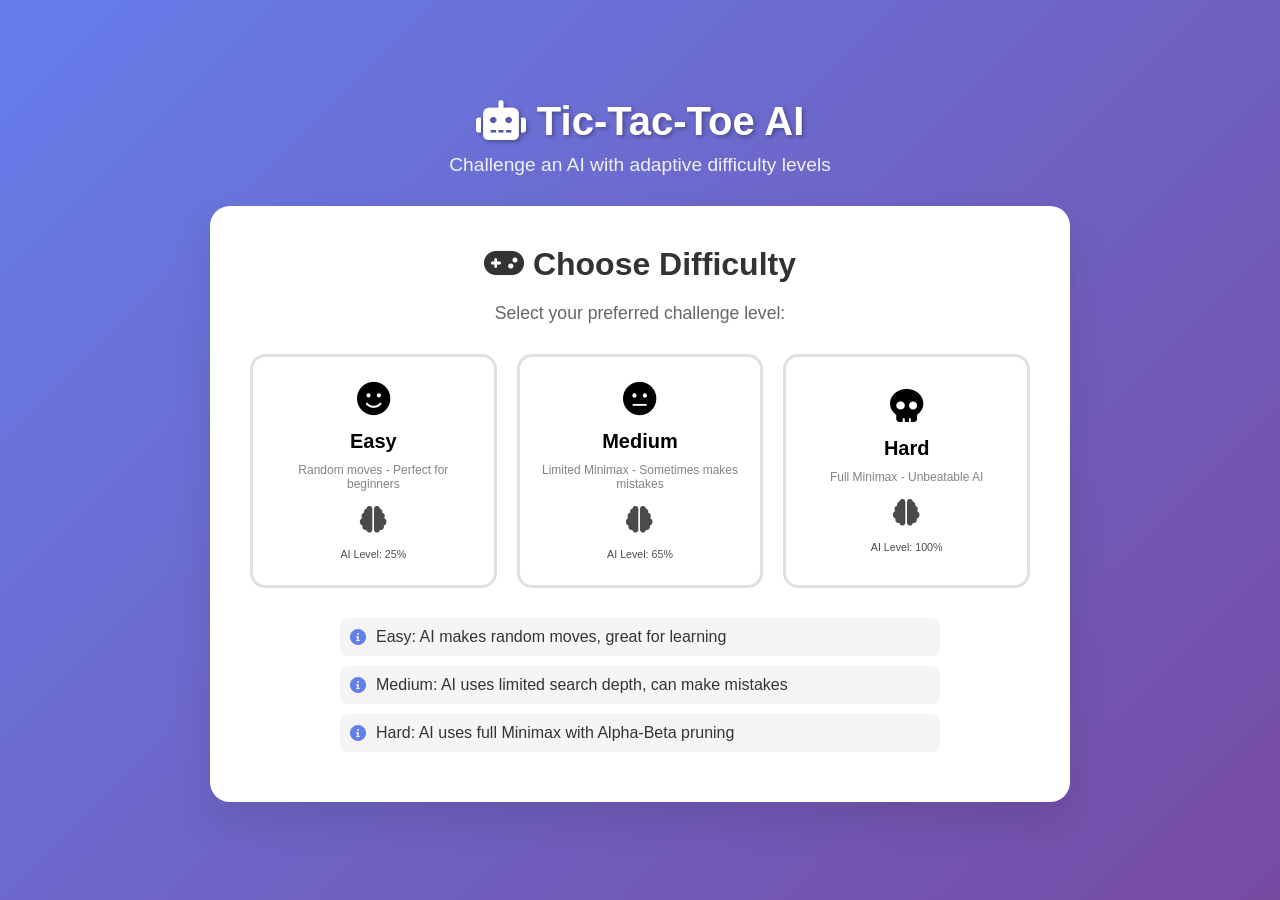
<file: web/index.html>
<!DOCTYPE html>
<html lang="en">
<head>
    <meta charset="UTF-8">
    <meta name="viewport" content="width=device-width, initial-scale=1.0">
    <title>Tic-Tac-Toe AI - Adaptive Difficulty</title>
    <link rel="stylesheet" href="style.css">
    <link href="https://cdnjs.cloudflare.com/ajax/libs/font-awesome/6.0.0/css/all.min.css" rel="stylesheet">
</head>
<body>
    <div class="container">
        <header>
            <h1><i class="fas fa-robot"></i> Tic-Tac-Toe AI</h1>
            <p>Challenge an AI with adaptive difficulty levels</p>
        </header>

        <!-- Difficulty Selection Screen -->
        <div id="difficultyScreen" class="screen active">
            <div class="difficulty-card">
                <h2><i class="fas fa-gamepad"></i> Choose Difficulty</h2>
                <p>Select your preferred challenge level:</p>
                
                <div class="difficulty-options">
                    <button class="difficulty-btn easy" data-level="easy">
                        <i class="fas fa-smile"></i>
                        <h3>Easy</h3>
                        <p>Random moves - Perfect for beginners</p>
                        <div class="ai-thinking">
                            <i class="fas fa-brain"></i> AI Level: 25%
                        </div>
                    </button>
                    
                    <button class="difficulty-btn medium" data-level="medium">
                        <i class="fas fa-meh"></i>
                        <h3>Medium</h3>
                        <p>Limited Minimax - Sometimes makes mistakes</p>
                        <div class="ai-thinking">
                            <i class="fas fa-brain"></i> AI Level: 65%
                        </div>
                    </button>
                    
                    <button class="difficulty-btn hard" data-level="hard">
                        <i class="fas fa-skull"></i>
                        <h3>Hard</h3>
                        <p>Full Minimax - Unbeatable AI</p>
                        <div class="ai-thinking">
                            <i class="fas fa-brain"></i> AI Level: 100%
                        </div>
                    </button>
                </div>
                
                <div class="difficulty-info">
                    <div class="info-item">
                        <i class="fas fa-info-circle"></i>
                        <span>Easy: AI makes random moves, great for learning</span>
                    </div>
                    <div class="info-item">
                        <i class="fas fa-info-circle"></i>
                        <span>Medium: AI uses limited search depth, can make mistakes</span>
                    </div>
                    <div class="info-item">
                        <i class="fas fa-info-circle"></i>
                        <span>Hard: AI uses full Minimax with Alpha-Beta pruning</span>
                    </div>
                </div>
            </div>
        </div>

        <!-- Game Screen -->
        <div id="gameScreen" class="screen">
            <div class="game-header">
                <div class="game-info">
                    <div class="current-difficulty">
                        <i class="fas fa-sliders-h"></i>
                        <span id="currentDifficulty">Medium</span>
                    </div>
                    <div class="score-board">
                        <div class="score-item">
                            <i class="fas fa-user"></i>
                            <span>You: <span id="playerScore">0</span></span>
                        </div>
                        <div class="score-item">
                            <i class="fas fa-robot"></i>
                            <span>AI: <span id="aiScore">0</span></span>
                        </div>
                        <div class="score-item">
                            <i class="fas fa-handshake"></i>
                            <span>Draws: <span id="drawScore">0</span></span>
                        </div>
                    </div>
                </div>
                <button id="backToMenu" class="back-btn">
                    <i class="fas fa-arrow-left"></i> Back to Menu
                </button>
            </div>

            <div class="game-container">
                <div class="turn-indicator">
                    <div id="playerTurn" class="turn-item active">
                        <i class="fas fa-user"></i>
                        <span>Your Turn (X)</span>
                    </div>
                    <div id="aiTurn" class="turn-item">
                        <i class="fas fa-robot"></i>
                        <span>AI Thinking (O)</span>
                    </div>
                </div>

                <div class="board-container">
                    <div id="gameBoard" class="game-board">
                        <div class="cell" data-row="0" data-col="0">
                            <span class="cell-content"></span>
                        </div>
                        <div class="cell" data-row="0" data-col="1">
                            <span class="cell-content"></span>
                        </div>
                        <div class="cell" data-row="0" data-col="2">
                            <span class="cell-content"></span>
                        </div>
                        <div class="cell" data-row="1" data-col="0">
                            <span class="cell-content"></span>
                        </div>
                        <div class="cell" data-row="1" data-col="1">
                            <span class="cell-content"></span>
                        </div>
                        <div class="cell" data-row="1" data-col="2">
                            <span class="cell-content"></span>
                        </div>
                        <div class="cell" data-row="2" data-col="0">
                            <span class="cell-content"></span>
                        </div>
                        <div class="cell" data-row="2" data-col="1">
                            <span class="cell-content"></span>
                        </div>
                        <div class="cell" data-row="2" data-col="2">
                            <span class="cell-content"></span>
                        </div>
                    </div>
                </div>

                <div class="game-controls">
                    <button id="newGame" class="control-btn">
                        <i class="fas fa-redo"></i> New Game
                    </button>
                    <button id="resetScores" class="control-btn">
                        <i class="fas fa-trash"></i> Reset Scores
                    </button>
                </div>
            </div>
        </div>

        <!-- Game Over Modal -->
        <div id="gameOverModal" class="modal">
            <div class="modal-content">
                <div class="modal-header">
                    <i id="resultIcon" class="fas fa-trophy"></i>
                    <h2 id="resultTitle">Game Over!</h2>
                </div>
                <div class="modal-body">
                    <p id="resultMessage">Great game!</p>
                    <div class="result-stats">
                        <div class="stat-item">
                            <i class="fas fa-chart-line"></i>
                            <span>AI Thinking Time: <span id="thinkingTime">0ms</span></span>
                        </div>
                        <div class="stat-item">
                            <i class="fas fa-search"></i>
                            <span>Search Depth: <span id="searchDepth">0</span></span>
                        </div>
                    </div>
                </div>
                <div class="modal-footer">
                    <button id="playAgain" class="btn primary">
                        <i class="fas fa-play"></i> Play Again
                    </button>
                    <button id="changeDifficulty" class="btn secondary">
                        <i class="fas fa-sliders-h"></i> Change Difficulty
                    </button>
                </div>
            </div>
        </div>

        <!-- AI Thinking Indicator -->
        <div id="aiThinking" class="ai-thinking-indicator">
            <div class="thinking-content">
                <i class="fas fa-brain thinking-icon"></i>
                <span>AI is thinking...</span>
                <div class="thinking-dots">
                    <span>.</span><span>.</span><span>.</span>
                </div>
            </div>
        </div>
    </div>

    <script src="game.js"></script>
</body>
</html>
</file>
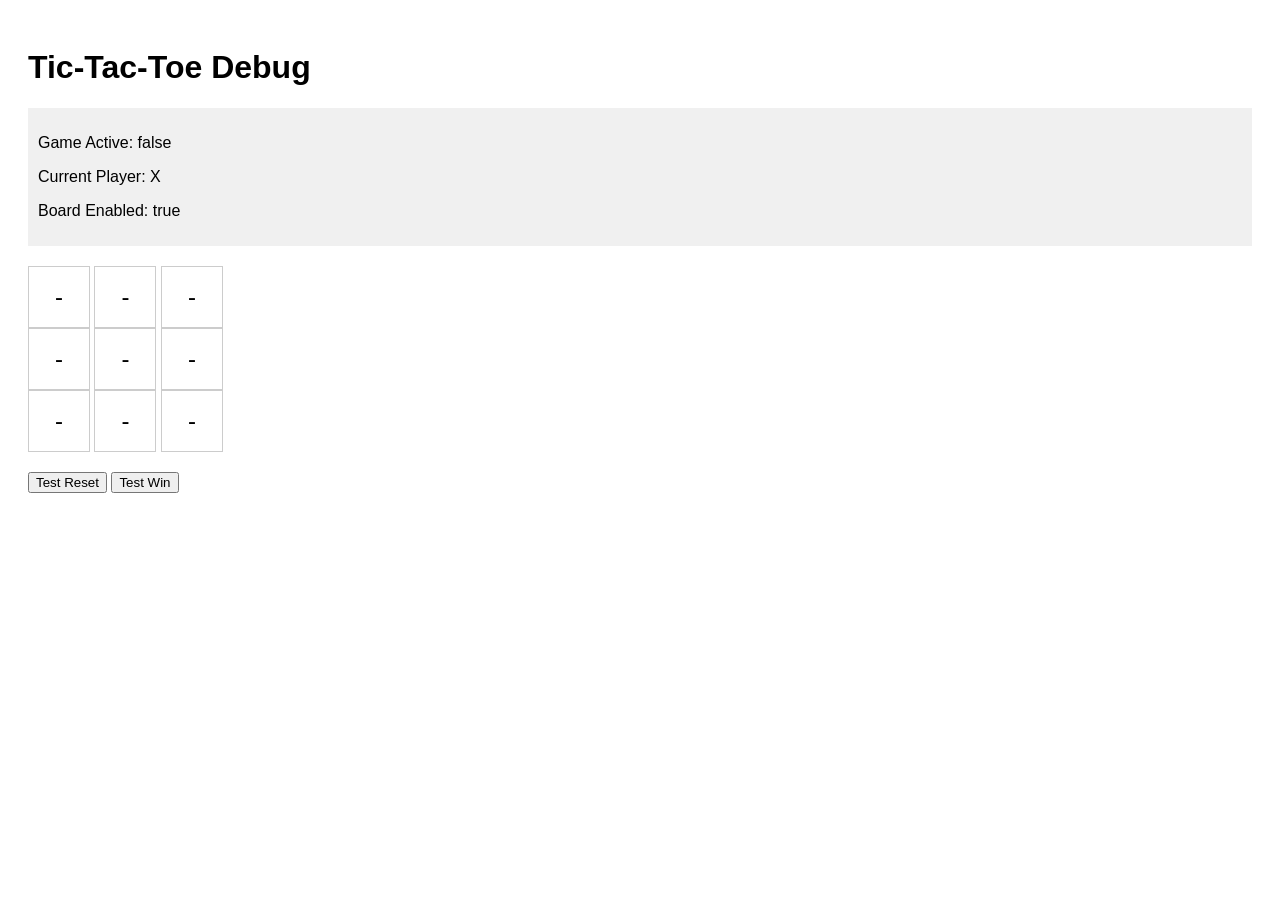
<file: web/debug.html>
<!DOCTYPE html>
<html>
<head>
    <title>Debug Tic-Tac-Toe</title>
    <style>
        body { font-family: Arial, sans-serif; padding: 20px; }
        .debug-info { background: #f0f0f0; padding: 10px; margin: 10px 0; }
        .cell { width: 60px; height: 60px; border: 1px solid #ccc; display: inline-block; text-align: center; line-height: 60px; font-size: 24px; cursor: pointer; }
        .board { margin: 20px 0; }
    </style>
</head>
<body>
    <h1>Tic-Tac-Toe Debug</h1>
    <div id="debugInfo" class="debug-info">
        <p>Game Active: <span id="gameActive">false</span></p>
        <p>Current Player: <span id="currentPlayer">-</span></p>
        <p>Board Enabled: <span id="boardEnabled">false</span></p>
    </div>
    
    <div class="board" id="board">
        <div class="cell" data-row="0" data-col="0">-</div>
        <div class="cell" data-row="0" data-col="1">-</div>
        <div class="cell" data-row="0" data-col="2">-</div><br>
        <div class="cell" data-row="1" data-col="0">-</div>
        <div class="cell" data-row="1" data-col="1">-</div>
        <div class="cell" data-row="1" data-col="2">-</div><br>
        <div class="cell" data-row="2" data-col="0">-</div>
        <div class="cell" data-row="2" data-col="1">-</div>
        <div class="cell" data-row="2" data-col="2">-</div>
    </div>
    
    <button onclick="testReset()">Test Reset</button>
    <button onclick="testWin()">Test Win</button>
    
    <script>
        // Simplified game state for debugging
        let gameState = {
            gameActive: false,
            currentPlayer: 'X',
            board: Array(3).fill().map(() => Array(3).fill(''))
        };
        
        function updateDebugInfo() {
            document.getElementById('gameActive').textContent = gameState.gameActive;
            document.getElementById('currentPlayer').textContent = gameState.currentPlayer;
            document.getElementById('boardEnabled').textContent = 'true'; // Simplified
        }
        
        function testReset() {
            console.log('Testing reset...');
            gameState.gameActive = true;
            gameState.currentPlayer = 'X';
            gameState.board = Array(3).fill().map(() => Array(3).fill(''));
            
            // Update visual board
            document.querySelectorAll('.cell').forEach(cell => {
                cell.textContent = '-';
                cell.style.backgroundColor = 'white';
            });
            
            updateDebugInfo();
            console.log('Reset complete:', gameState);
        }
        
        function testWin() {
            console.log('Testing win scenario...');
            gameState.gameActive = false;
            
            // Simulate a win
            document.querySelector('[data-row="0"][data-col="0"]').textContent = 'X';
            document.querySelector('[data-row="0"][data-col="1"]').textContent = 'X';
            document.querySelector('[data-row="0"][data-col="2"]').textContent = 'X';
            
            // Highlight winning cells
            document.querySelector('[data-row="0"][data-col="0"]').style.backgroundColor = 'gold';
            document.querySelector('[data-row="0"][data-col="1"]').style.backgroundColor = 'gold';
            document.querySelector('[data-row="0"][data-col="2"]').style.backgroundColor = 'gold';
            
            updateDebugInfo();
            console.log('Win scenario set:', gameState);
        }
        
        // Add click handlers to cells
        document.querySelectorAll('.cell').forEach(cell => {
            cell.addEventListener('click', function() {
                if (!gameState.gameActive || gameState.currentPlayer !== 'X') {
                    console.log('Cannot click - game not active or not player turn');
                    return;
                }
                
                const row = parseInt(this.dataset.row);
                const col = parseInt(this.dataset.col);
                
                if (gameState.board[row][col] !== '') {
                    console.log('Cell already occupied');
                    return;
                }
                
                console.log(`Player clicks: (${row}, ${col})`);
                gameState.board[row][col] = 'X';
                this.textContent = 'X';
                this.style.backgroundColor = '#e8f5e8';
                
                updateDebugInfo();
            });
        });
        
        // Initialize
        updateDebugInfo();
    </script>
</body>
</html>
</file>
<file: web/style.css>
/* Modern Tic-Tac-Toe Web Game Styles */

* {
    margin: 0;
    padding: 0;
    box-sizing: border-box;
}

body {
    font-family: 'Segoe UI', Tahoma, Geneva, Verdana, sans-serif;
    background: linear-gradient(135deg, #667eea 0%, #764ba2 100%);
    min-height: 100vh;
    display: flex;
    justify-content: center;
    align-items: center;
    color: #333;
}

.container {
    width: 100%;
    max-width: 900px;
    padding: 20px;
}

header {
    text-align: center;
    margin-bottom: 30px;
    color: white;
}

header h1 {
    font-size: 2.5em;
    margin-bottom: 10px;
    text-shadow: 2px 2px 4px rgba(0,0,0,0.3);
}

header p {
    font-size: 1.2em;
    opacity: 0.9;
}

/* Screen Management */
.screen {
    display: none;
    animation: fadeIn 0.5s ease-in-out;
}

.screen.active {
    display: block;
}

@keyframes fadeIn {
    from { opacity: 0; transform: translateY(20px); }
    to { opacity: 1; transform: translateY(0); }
}

/* Difficulty Selection Screen */
.difficulty-card {
    background: white;
    border-radius: 20px;
    padding: 40px;
    box-shadow: 0 20px 40px rgba(0,0,0,0.1);
    text-align: center;
}

.difficulty-card h2 {
    font-size: 2em;
    margin-bottom: 20px;
    color: #333;
}

.difficulty-card p {
    font-size: 1.1em;
    margin-bottom: 30px;
    color: #666;
}

.difficulty-options {
    display: grid;
    grid-template-columns: repeat(auto-fit, minmax(200px, 1fr));
    gap: 20px;
    margin-bottom: 30px;
}

.difficulty-btn {
    background: white;
    border: 3px solid #e0e0e0;
    border-radius: 15px;
    padding: 25px 20px;
    cursor: pointer;
    transition: all 0.3s ease;
    text-align: center;
}

.difficulty-btn:hover {
    transform: translateY(-5px);
    box-shadow: 0 10px 25px rgba(0,0,0,0.15);
}

.difficulty-btn.easy:hover {
    border-color: #4CAF50;
    background: linear-gradient(135deg, #4CAF50 0%, #45a049 100%);
    color: white;
}

.difficulty-btn.medium:hover {
    border-color: #FF9800;
    background: linear-gradient(135deg, #FF9800 0%, #F57C00 100%);
    color: white;
}

.difficulty-btn.hard:hover {
    border-color: #f44336;
    background: linear-gradient(135deg, #f44336 0%, #d32f2f 100%);
    color: white;
}

.difficulty-btn i {
    font-size: 2.5em;
    margin-bottom: 15px;
    display: block;
}

.difficulty-btn h3 {
    font-size: 1.5em;
    margin-bottom: 10px;
}

.difficulty-btn p {
    font-size: 0.9em;
    margin-bottom: 15px;
    opacity: 0.8;
}

.ai-thinking {
    font-size: 0.8em;
    opacity: 0.7;
}

.difficulty-info {
    text-align: left;
    max-width: 600px;
    margin: 0 auto;
}

.info-item {
    display: flex;
    align-items: center;
    margin-bottom: 10px;
    padding: 10px;
    background: #f5f5f5;
    border-radius: 8px;
}

.info-item i {
    margin-right: 10px;
    color: #667eea;
}

/* Game Screen */
.game-header {
    background: white;
    border-radius: 15px;
    padding: 20px;
    margin-bottom: 20px;
    display: flex;
    justify-content: space-between;
    align-items: center;
    box-shadow: 0 10px 25px rgba(0,0,0,0.1);
}

.game-info {
    display: flex;
    flex-direction: column;
    gap: 15px;
}

.current-difficulty {
    display: flex;
    align-items: center;
    gap: 10px;
    font-weight: bold;
    color: #667eea;
}

.score-board {
    display: flex;
    gap: 20px;
}

.score-item {
    display: flex;
    align-items: center;
    gap: 5px;
    padding: 8px 15px;
    background: #f5f5f5;
    border-radius: 20px;
    font-weight: 500;
}

.back-btn {
    background: #667eea;
    color: white;
    border: none;
    padding: 10px 20px;
    border-radius: 25px;
    cursor: pointer;
    transition: all 0.3s ease;
    display: flex;
    align-items: center;
    gap: 8px;
}

.back-btn:hover {
    background: #5a6fd8;
    transform: translateY(-2px);
}

/* Game Container */
.game-container {
    background: white;
    border-radius: 20px;
    padding: 30px;
    box-shadow: 0 20px 40px rgba(0,0,0,0.1);
}

.turn-indicator {
    display: flex;
    justify-content: center;
    gap: 30px;
    margin-bottom: 30px;
}

.turn-item {
    display: flex;
    align-items: center;
    gap: 10px;
    padding: 15px 25px;
    background: #f5f5f5;
    border-radius: 25px;
    transition: all 0.3s ease;
    opacity: 0.5;
}

.turn-item.active {
    background: linear-gradient(135deg, #667eea 0%, #764ba2 100%);
    color: white;
    opacity: 1;
    transform: scale(1.05);
}

/* Game Board */
.board-container {
    display: flex;
    justify-content: center;
    margin-bottom: 30px;
}

.game-board {
    display: grid;
    grid-template-columns: repeat(3, 120px);
    grid-template-rows: repeat(3, 120px);
    gap: 10px;
    background: #333;
    padding: 10px;
    border-radius: 15px;
    box-shadow: 0 10px 25px rgba(0,0,0,0.2);
}

.cell {
    background: white;
    border: none;
    cursor: pointer;
    display: flex;
    align-items: center;
    justify-content: center;
    font-size: 3em;
    font-weight: bold;
    transition: all 0.3s ease;
    position: relative;
    overflow: hidden;
}

.cell:hover:not(.occupied) {
    background: #f0f0f0;
    transform: scale(0.95);
}

.cell.occupied {
    cursor: not-allowed;
}

.cell-content {
    position: relative;
    z-index: 2;
}

.cell.x .cell-content {
    color: #4CAF50;
    animation: popIn 0.3s ease;
}

.cell.o .cell-content {
    color: #f44336;
    animation: popIn 0.3s ease;
}

@keyframes popIn {
    0% { transform: scale(0) rotate(180deg); }
    50% { transform: scale(1.2) rotate(90deg); }
    100% { transform: scale(1) rotate(0deg); }
}

.cell.winning {
    background: linear-gradient(135deg, #FFD700 0%, #FFA500 100%);
    animation: pulse 1s infinite;
}

@keyframes pulse {
    0%, 100% { transform: scale(1); }
    50% { transform: scale(1.05); }
}

/* Game Controls */
.game-controls {
    display: flex;
    justify-content: center;
    gap: 20px;
}

.control-btn {
    background: linear-gradient(135deg, #667eea 0%, #764ba2 100%);
    color: white;
    border: none;
    padding: 12px 25px;
    border-radius: 25px;
    cursor: pointer;
    transition: all 0.3s ease;
    display: flex;
    align-items: center;
    gap: 8px;
    font-weight: 500;
}

.control-btn:hover {
    transform: translateY(-2px);
    box-shadow: 0 5px 15px rgba(102, 126, 234, 0.4);
}

/* Modal */
.modal {
    display: none;
    position: fixed;
    top: 0;
    left: 0;
    width: 100%;
    height: 100%;
    background: rgba(0,0,0,0.5);
    justify-content: center;
    align-items: center;
    z-index: 1000;
}

.modal.active {
    display: flex;
    animation: fadeIn 0.3s ease;
}

.modal-content {
    background: white;
    border-radius: 20px;
    padding: 40px;
    max-width: 500px;
    width: 90%;
    text-align: center;
    box-shadow: 0 20px 40px rgba(0,0,0,0.3);
    animation: slideIn 0.3s ease;
}

@keyframes slideIn {
    from { transform: translateY(-50px); opacity: 0; }
    to { transform: translateY(0); opacity: 1; }
}

.modal-header {
    margin-bottom: 20px;
}

.modal-header i {
    font-size: 3em;
    margin-bottom: 15px;
    display: block;
}

.modal-header h2 {
    font-size: 2em;
    color: #333;
}

.modal-body {
    margin-bottom: 30px;
}

.modal-body p {
    font-size: 1.2em;
    margin-bottom: 20px;
    color: #666;
}

.result-stats {
    display: flex;
    flex-direction: column;
    gap: 10px;
}

.stat-item {
    display: flex;
    align-items: center;
    justify-content: center;
    gap: 10px;
    padding: 10px;
    background: #f5f5f5;
    border-radius: 10px;
}

.modal-footer {
    display: flex;
    gap: 15px;
    justify-content: center;
}

.btn {
    padding: 12px 25px;
    border: none;
    border-radius: 25px;
    cursor: pointer;
    transition: all 0.3s ease;
    display: flex;
    align-items: center;
    gap: 8px;
    font-weight: 500;
}

.btn.primary {
    background: linear-gradient(135deg, #4CAF50 0%, #45a049 100%);
    color: white;
}

.btn.secondary {
    background: #f5f5f5;
    color: #333;
}

.btn:hover {
    transform: translateY(-2px);
    box-shadow: 0 5px 15px rgba(0,0,0,0.2);
}

/* AI Thinking Indicator */
.ai-thinking-indicator {
    display: none;
    position: fixed;
    top: 50%;
    left: 50%;
    transform: translate(-50%, -50%);
    background: rgba(0,0,0,0.8);
    color: white;
    padding: 20px 30px;
    border-radius: 15px;
    z-index: 999;
}

.ai-thinking-indicator.active {
    display: block;
}

.thinking-content {
    display: flex;
    align-items: center;
    gap: 15px;
}

.thinking-icon {
    font-size: 1.5em;
    animation: think 1s infinite;
}

@keyframes think {
    0%, 100% { transform: scale(1); }
    50% { transform: scale(1.2); }
}

.thinking-dots {
    display: flex;
    gap: 3px;
}

.thinking-dots span {
    animation: dot 1.4s infinite;
}

.thinking-dots span:nth-child(2) {
    animation-delay: 0.2s;
}

.thinking-dots span:nth-child(3) {
    animation-delay: 0.4s;
}

@keyframes dot {
    0%, 60%, 100% { opacity: 0.3; }
    30% { opacity: 1; }
}

/* Responsive Design */
@media (max-width: 768px) {
    .container {
        padding: 10px;
    }
    
    .game-board {
        grid-template-columns: repeat(3, 90px);
        grid-template-rows: repeat(3, 90px);
    }
    
    .cell {
        font-size: 2em;
    }
    
    .difficulty-options {
        grid-template-columns: 1fr;
    }
    
    .score-board {
        flex-direction: column;
        gap: 10px;
    }
    
    .game-header {
        flex-direction: column;
        gap: 15px;
    }
    
    .modal-footer {
        flex-direction: column;
    }
    
    .btn {
        width: 100%;
        justify-content: center;
    }
}
</file>
